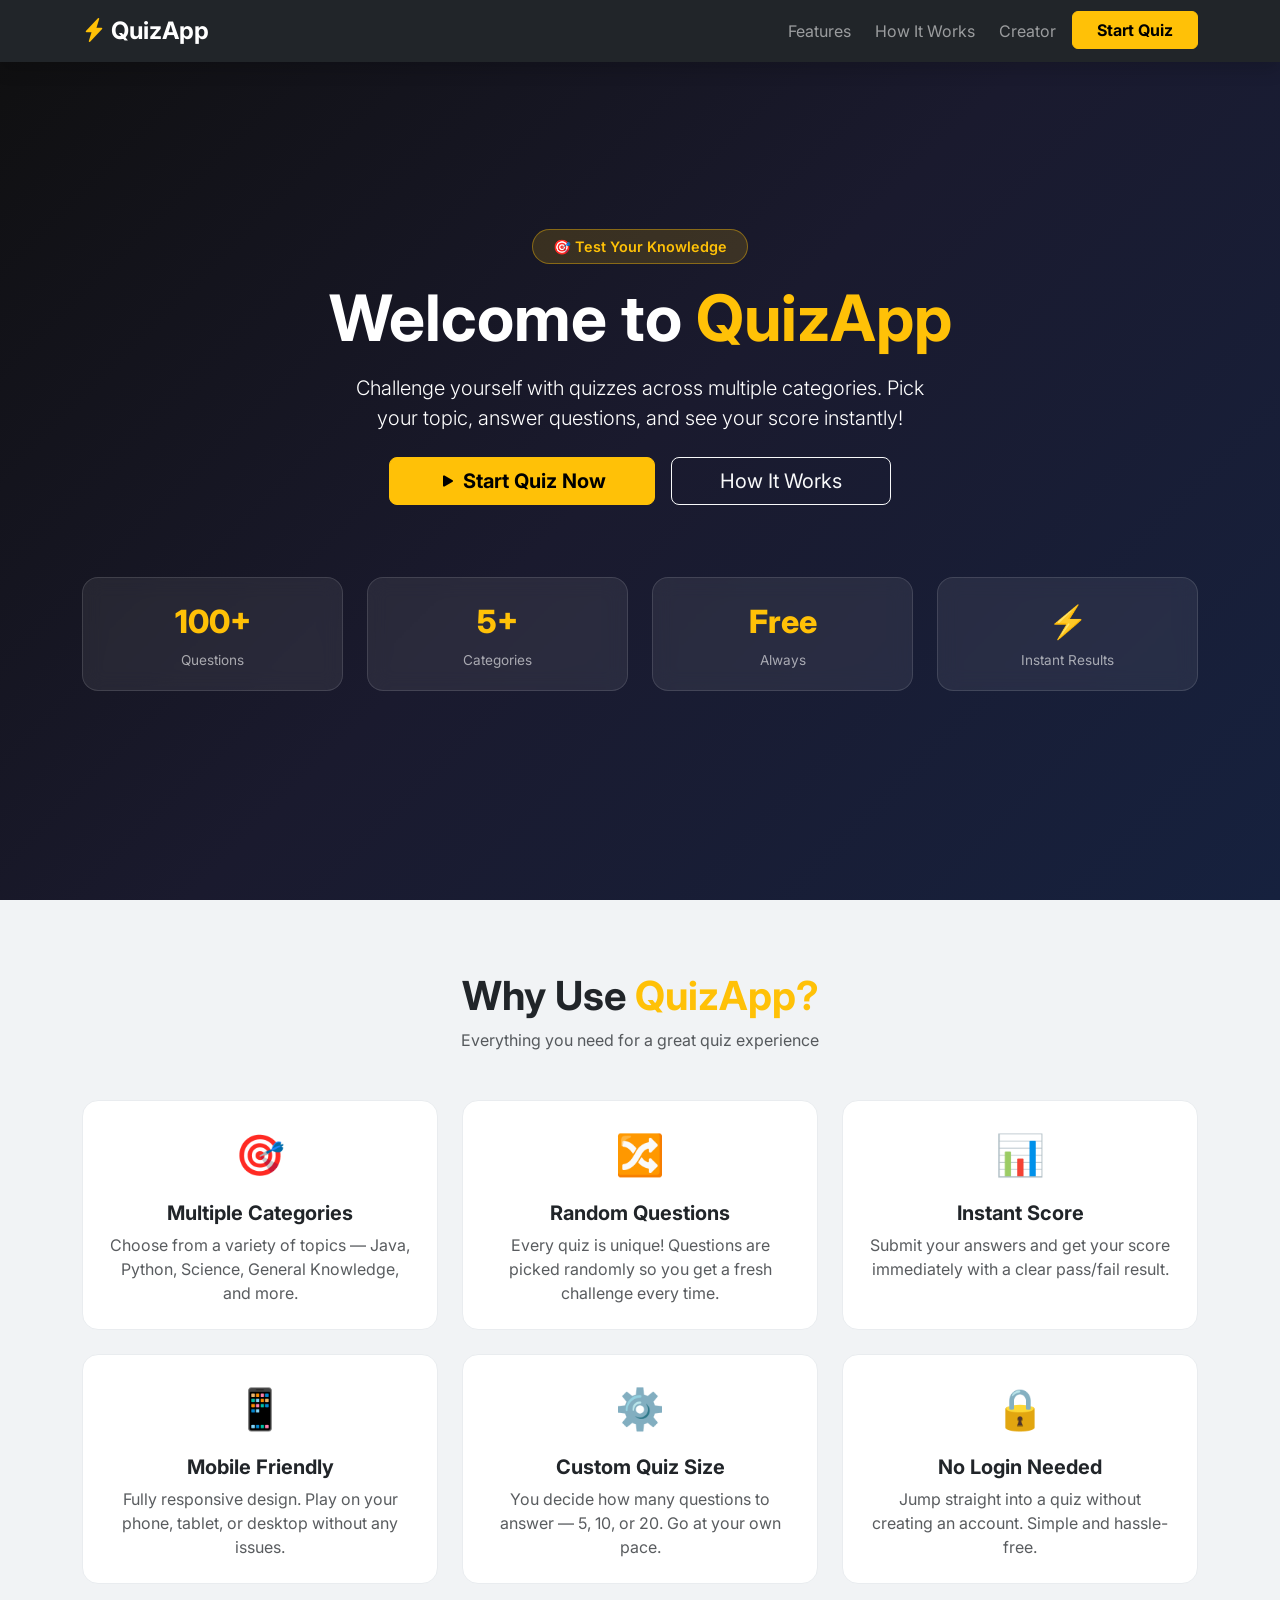
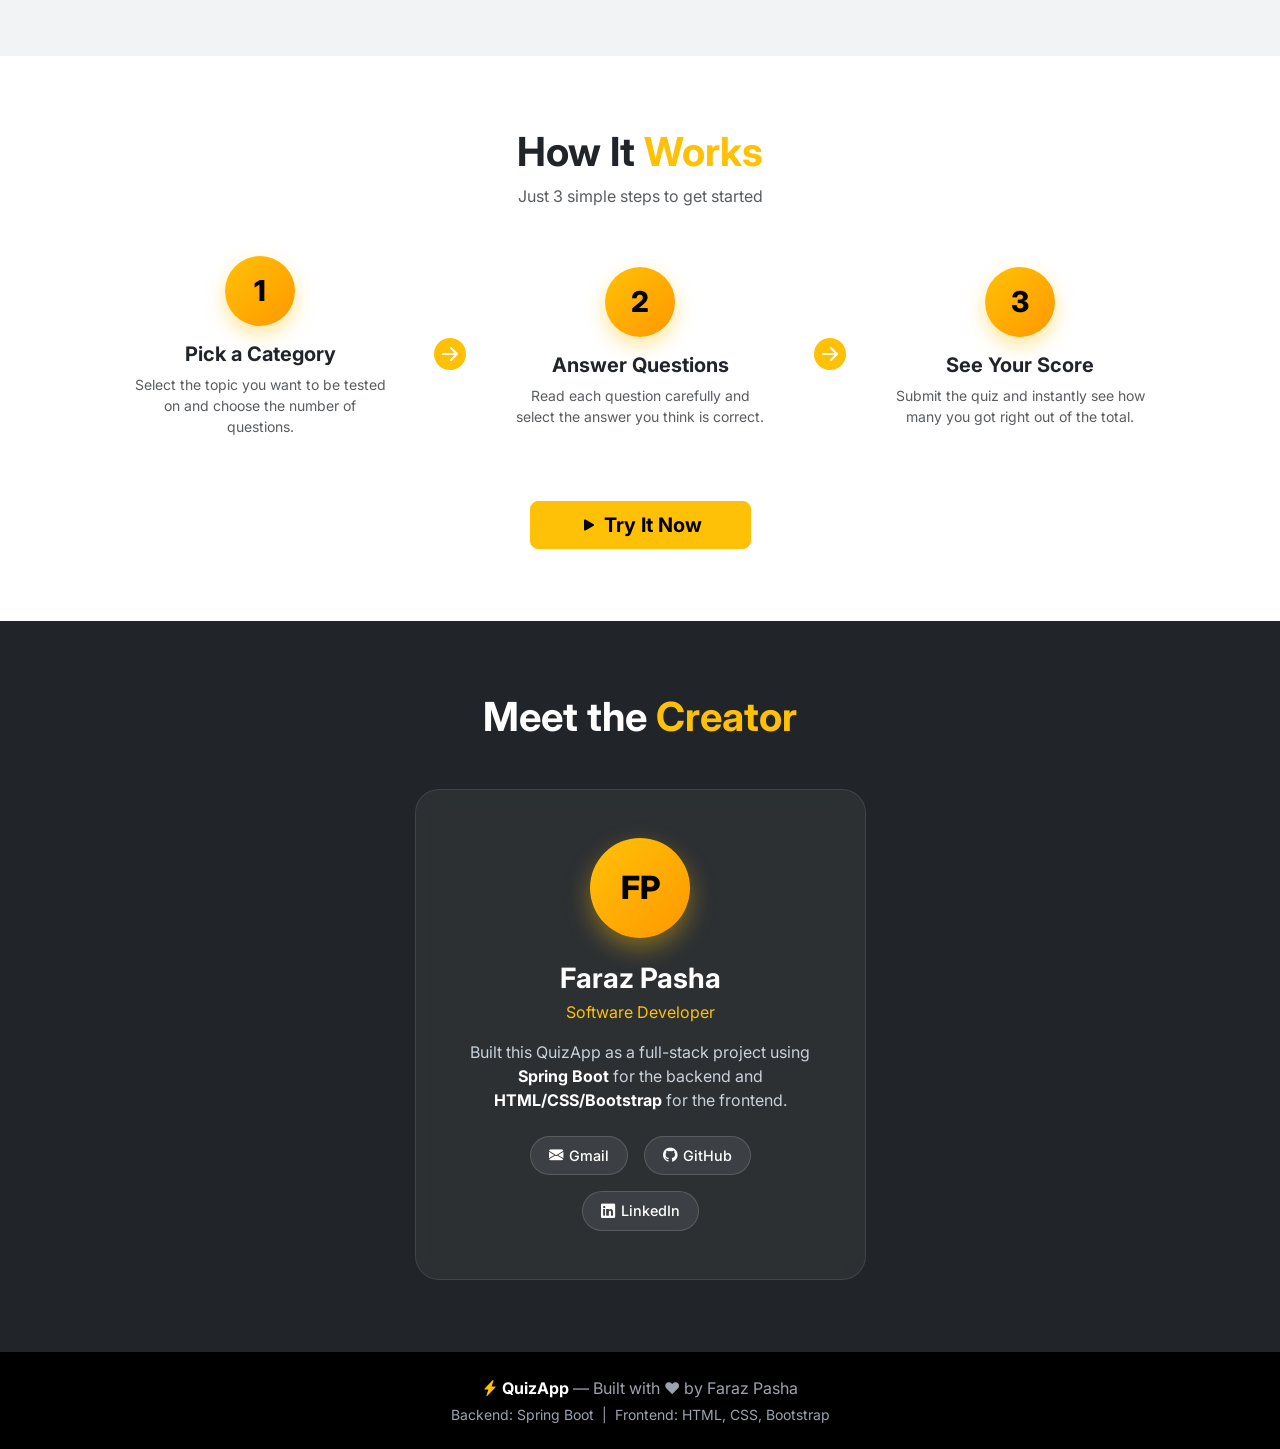
<file: index.html>
<!DOCTYPE html>
<html lang="en">
<head>
  <meta charset="UTF-8" />
  <meta name="viewport" content="width=device-width, initial-scale=1.0"/>
  <title>QuizApp – Test Your Knowledge</title>

  <!-- ⚡ ADD THIS LINE — Emoji favicon, no image file needed -->
  <link rel="icon" href="data:image/svg+xml,<svg xmlns='http://www.w3.org/2000/svg' viewBox='0 0 100 100'><text y='.9em' font-size='90'>⚡</text></svg>"/>

  <!-- Bootstrap 5 CSS -->
  <link href="https://cdn.jsdelivr.net/npm/bootstrap@5.3.3/dist/css/bootstrap.min.css" rel="stylesheet"/>
  <!-- Bootstrap Icons -->
  <link href="https://cdn.jsdelivr.net/npm/bootstrap-icons@1.11.3/font/bootstrap-icons.css" rel="stylesheet"/>
  <!-- Our custom CSS -->
  <link rel="stylesheet" href="css/style.css"/>
</head>
<body>

  <!-- ===================== NAVBAR ===================== -->
  <nav class="navbar navbar-expand-lg navbar-dark bg-dark fixed-top shadow">
    <div class="container">
      <a class="navbar-brand fw-bold fs-4" href="index.html">
        <i class="bi bi-lightning-charge-fill text-warning"></i> QuizApp
      </a>
      <button class="navbar-toggler" type="button" data-bs-toggle="collapse" data-bs-target="#navMenu">
        <span class="navbar-toggler-icon"></span>
      </button>
      <div class="collapse navbar-collapse" id="navMenu">
        <ul class="navbar-nav ms-auto gap-2">
          <li class="nav-item"><a class="nav-link" href="#features">Features</a></li>
          <li class="nav-item"><a class="nav-link" href="#how-it-works">How It Works</a></li>
          <li class="nav-item"><a class="nav-link" href="#creator">Creator</a></li>
          <li class="nav-item">
            <a class="btn btn-warning fw-bold px-4" href="quiz.html">Start Quiz</a>
          </li>
        </ul>
      </div>
    </div>
  </nav>

  <!-- ===================== HERO ===================== -->
  <section class="hero-section d-flex align-items-center text-white text-center">
    <div class="container">
      <div class="hero-badge mb-3">🎯 Test Your Knowledge</div>
      <h1 class="display-3 fw-bold mb-3">
        Welcome to <span class="text-warning">QuizApp</span>
      </h1>
      <p class="lead mb-4 mx-auto" style="max-width:600px;">
        Challenge yourself with quizzes across multiple categories.
        Pick your topic, answer questions, and see your score instantly!
      </p>
      <div class="d-flex justify-content-center gap-3 flex-wrap">
        <a href="quiz.html" class="btn btn-warning btn-lg fw-bold px-5">
          <i class="bi bi-play-fill"></i> Start Quiz Now
        </a>
        <a href="#how-it-works" class="btn btn-outline-light btn-lg px-5">
          How It Works
        </a>
      </div>
      <!-- Stats Row -->
      <div class="row mt-5 justify-content-center g-4">
        <div class="col-6 col-md-3">
          <div class="stat-card">
            <div class="stat-number">100+</div>
            <div class="stat-label">Questions</div>
          </div>
        </div>
        <div class="col-6 col-md-3">
          <div class="stat-card">
            <div class="stat-number">5+</div>
            <div class="stat-label">Categories</div>
          </div>
        </div>
        <div class="col-6 col-md-3">
          <div class="stat-card">
            <div class="stat-number">Free</div>
            <div class="stat-label">Always</div>
          </div>
        </div>
        <div class="col-6 col-md-3">
          <div class="stat-card">
            <div class="stat-number">⚡</div>
            <div class="stat-label">Instant Results</div>
          </div>
        </div>
      </div>
    </div>
  </section>

  <!-- ===================== FEATURES ===================== -->
  <section id="features" class="py-5 bg-dark-subtle">
    <div class="container py-4">
      <div class="text-center mb-5">
        <h2 class="fw-bold display-6">Why Use <span class="text-warning">QuizApp?</span></h2>
        <p class="text-muted">Everything you need for a great quiz experience</p>
      </div>
      <div class="row g-4">

        <div class="col-md-4">
          <div class="feature-card h-100 text-center p-4">
            <div class="feature-icon mb-3">🎯</div>
            <h5 class="fw-bold">Multiple Categories</h5>
            <p class="text-muted mb-0">
              Choose from a variety of topics — Java, Python, Science, General Knowledge, and more.
            </p>
          </div>
        </div>

        <div class="col-md-4">
          <div class="feature-card h-100 text-center p-4">
            <div class="feature-icon mb-3">🔀</div>
            <h5 class="fw-bold">Random Questions</h5>
            <p class="text-muted mb-0">
              Every quiz is unique! Questions are picked randomly so you get a fresh challenge every time.
            </p>
          </div>
        </div>

        <div class="col-md-4">
          <div class="feature-card h-100 text-center p-4">
            <div class="feature-icon mb-3">📊</div>
            <h5 class="fw-bold">Instant Score</h5>
            <p class="text-muted mb-0">
              Submit your answers and get your score immediately with a clear pass/fail result.
            </p>
          </div>
        </div>

        <div class="col-md-4">
          <div class="feature-card h-100 text-center p-4">
            <div class="feature-icon mb-3">📱</div>
            <h5 class="fw-bold">Mobile Friendly</h5>
            <p class="text-muted mb-0">
              Fully responsive design. Play on your phone, tablet, or desktop without any issues.
            </p>
          </div>
        </div>

        <div class="col-md-4">
          <div class="feature-card h-100 text-center p-4">
            <div class="feature-icon mb-3">⚙️</div>
            <h5 class="fw-bold">Custom Quiz Size</h5>
            <p class="text-muted mb-0">
              You decide how many questions to answer — 5, 10, or 20. Go at your own pace.
            </p>
          </div>
        </div>

        <div class="col-md-4">
          <div class="feature-card h-100 text-center p-4">
            <div class="feature-icon mb-3">🔒</div>
            <h5 class="fw-bold">No Login Needed</h5>
            <p class="text-muted mb-0">
              Jump straight into a quiz without creating an account. Simple and hassle-free.
            </p>
          </div>
        </div>

      </div>
    </div>
  </section>

  <!-- ===================== HOW IT WORKS ===================== -->
  <section id="how-it-works" class="py-5">
    <div class="container py-4">
      <div class="text-center mb-5">
        <h2 class="fw-bold display-6">How It <span class="text-warning">Works</span></h2>
        <p class="text-muted">Just 3 simple steps to get started</p>
      </div>
      <div class="row g-4 align-items-center justify-content-center">

        <div class="col-md-3 text-center">
          <div class="step-circle mx-auto mb-3">1</div>
          <h5 class="fw-bold">Pick a Category</h5>
          <p class="text-muted small">Select the topic you want to be tested on and choose the number of questions.</p>
        </div>

        <div class="col-md-1 text-center d-none d-md-block">
          <i class="bi bi-arrow-right-circle-fill fs-2 text-warning"></i>
        </div>

        <div class="col-md-3 text-center">
          <div class="step-circle mx-auto mb-3">2</div>
          <h5 class="fw-bold">Answer Questions</h5>
          <p class="text-muted small">Read each question carefully and select the answer you think is correct.</p>
        </div>

        <div class="col-md-1 text-center d-none d-md-block">
          <i class="bi bi-arrow-right-circle-fill fs-2 text-warning"></i>
        </div>

        <div class="col-md-3 text-center">
          <div class="step-circle mx-auto mb-3">3</div>
          <h5 class="fw-bold">See Your Score</h5>
          <p class="text-muted small">Submit the quiz and instantly see how many you got right out of the total.</p>
        </div>

      </div>
      <div class="text-center mt-5">
        <a href="quiz.html" class="btn btn-warning btn-lg fw-bold px-5">
          <i class="bi bi-play-fill"></i> Try It Now
        </a>
      </div>
    </div>
  </section>

  <!-- ===================== CREATOR ===================== -->
  <section id="creator" class="py-5 bg-dark text-white">
    <div class="container py-4">
      <div class="text-center mb-5">
        <h2 class="fw-bold display-6">Meet the <span class="text-warning">Creator</span></h2>
      </div>
      <div class="row justify-content-center">
        <div class="col-md-6 col-lg-5">
          <div class="creator-card text-center p-5">
            <!-- Avatar with initials -->
            <div class="creator-avatar mx-auto mb-4">FP</div>
            <h3 class="fw-bold mb-1">Faraz Pasha</h3>
            <p class="text-warning mb-3">Software Developer</p>
            <p class="text-muted mb-4">
              Built this QuizApp as a full-stack project using
              <strong class="text-white">Spring Boot</strong> for the backend and
              <strong class="text-white">HTML/CSS/Bootstrap</strong> for the frontend.
            </p>
            <!-- Contact Links -->
            <div class="d-flex flex-wrap justify-content-center gap-3">
              <a href="mailto:farazpasha098@gmail.com" class="contact-btn" title="Gmail">
                <i class="bi bi-envelope-fill"></i> Gmail
              </a>
              <a href="https://github.com/Faraz0127" target="_blank" class="contact-btn" title="GitHub">
                <i class="bi bi-github"></i> GitHub
              </a>
              <a href="https://www.linkedin.com/in/faraz-pasha-j127" target="_blank" class="contact-btn" title="LinkedIn">
                <i class="bi bi-linkedin"></i> LinkedIn
              </a>
            </div>
          </div>
        </div>
      </div>
    </div>
  </section>

  <!-- ===================== FOOTER ===================== -->
  <footer class="bg-black text-center text-muted py-4">
    <p class="mb-1">
      <i class="bi bi-lightning-charge-fill text-warning"></i>
      <strong class="text-white">QuizApp</strong> — Built with ❤️ by Faraz Pasha
    </p>
    <p class="small mb-0">Backend: Spring Boot &nbsp;|&nbsp; Frontend: HTML, CSS, Bootstrap</p>
  </footer>

  <!-- Bootstrap 5 JS -->
  <script src="https://cdn.jsdelivr.net/npm/bootstrap@5.3.3/dist/js/bootstrap.bundle.min.js"></script>
</body>
</html>
</file>
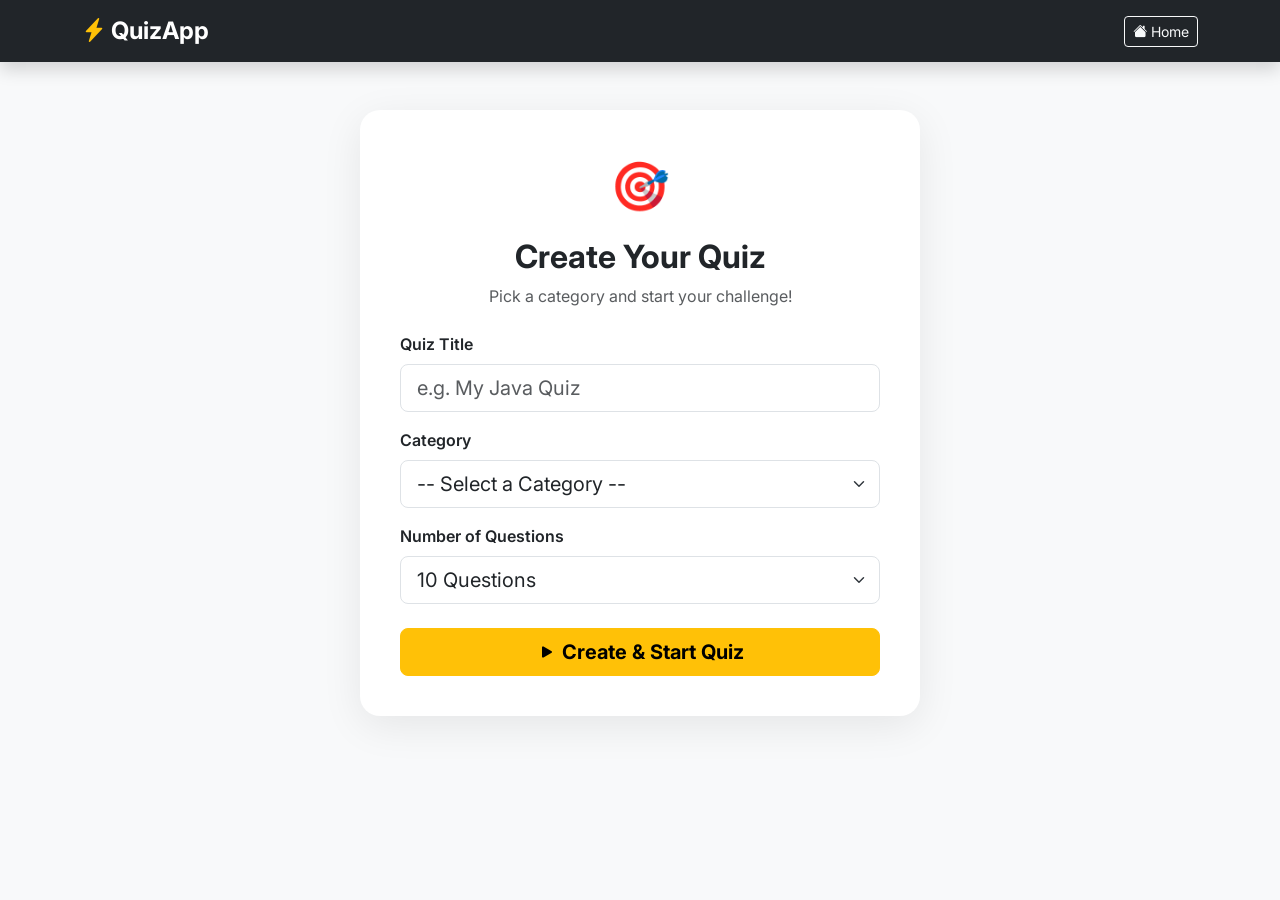
<file: quiz.html>
<!DOCTYPE html>
<html lang="en">
<head>
  <meta charset="UTF-8" />
  <meta name="viewport" content="width=device-width, initial-scale=1.0"/>
  <title>QuizApp – Play</title>
  <!-- ⚡ ADD THIS LINE — Emoji favicon, no image file needed -->
  <link rel="icon" href="data:image/svg+xml,<svg xmlns='http://www.w3.org/2000/svg' viewBox='0 0 100 100'><text y='.9em' font-size='90'>⚡</text></svg>"/>
  <link href="https://cdn.jsdelivr.net/npm/bootstrap@5.3.3/dist/css/bootstrap.min.css" rel="stylesheet"/>
  <link href="https://cdn.jsdelivr.net/npm/bootstrap-icons@1.11.3/font/bootstrap-icons.css" rel="stylesheet"/>
  <link rel="stylesheet" href="css/style.css"/>
</head>
<body class="quiz-body">

  <!-- NAVBAR -->
  <nav class="navbar navbar-dark bg-dark shadow">
    <div class="container">
      <a class="navbar-brand fw-bold fs-4" href="index.html">
        <i class="bi bi-lightning-charge-fill text-warning"></i> QuizApp
      </a>
      <a href="index.html" class="btn btn-outline-light btn-sm">
        <i class="bi bi-house-fill"></i> Home
      </a>
    </div>
  </nav>

  <div class="container py-5">

    <!-- ======================================================
         STEP 1: SETUP FORM
         User picks category (Java/Python), number of questions
         and enters a quiz title. Then clicks "Create & Start".
    ====================================================== -->
    <div id="setupSection" class="quiz-card mx-auto">
      <div class="text-center mb-4">
        <div class="quiz-icon mb-3">🎯</div>
        <h2 class="fw-bold">Create Your Quiz</h2>
        <p class="text-muted">Pick a category and start your challenge!</p>
      </div>

      <!-- Error box (hidden by default, shown if something goes wrong) -->
      <div id="setupError" class="alert alert-danger d-none" role="alert">
        <i class="bi bi-exclamation-triangle-fill"></i>
        <span id="setupErrorMsg">Something went wrong.</span>
      </div>

      <!-- Quiz Title -->
      <div class="mb-3">
        <label class="form-label fw-semibold">Quiz Title</label>
        <input
          type="text"
          id="quizTitle"
          class="form-control form-control-lg"
          placeholder="e.g. My Java Quiz"
        />
      </div>

      <!-- Category Dropdown — only Java and Python -->
      <div class="mb-3">
        <label class="form-label fw-semibold">Category</label>
        <select id="quizCategory" class="form-select form-select-lg">
          <!--
            The "value" here MUST match exactly what's stored in the database.
            After running database_fix.sql, both will be stored as "Java" and "Python"
          -->
          <option value="">-- Select a Category --</option>
          <option value="Java">☕ Java</option>
          <option value="Python">🐍 Python</option>
        </select>
      </div>

      <!-- Number of Questions -->
      <div class="mb-4">
        <label class="form-label fw-semibold">Number of Questions</label>
        <select id="numQuestions" class="form-select form-select-lg">
          <option value="5">5 Questions</option>
          <option value="10" selected>10 Questions</option>
          <option value="15">15 Questions</option>
        </select>
      </div>

      <button
        id="createQuizBtn"
        class="btn btn-warning btn-lg w-100 fw-bold"
        onclick="createQuiz()"
      >
        <i class="bi bi-play-fill"></i> Create &amp; Start Quiz
      </button>
    </div>

    <!-- ======================================================
         STEP 2: QUESTIONS
         Hidden at first. JavaScript shows this and fills in
         the questions after the quiz is created.
    ====================================================== -->
    <div id="questionsSection" class="d-none">

      <!-- Quiz header -->
      <div class="text-center mb-4">
        <h2 class="fw-bold" id="quizTitleDisplay"></h2>
        <p class="text-muted" id="quizSubtitle"></p>
      </div>

      <!-- Question cards will be injected here by JavaScript -->
      <div id="questionsContainer"></div>

      <!-- Submit button -->
      <div class="text-center mt-4 mb-5">
        <button class="btn btn-warning btn-lg fw-bold px-5" onclick="submitQuiz()">
          <i class="bi bi-send-fill"></i> Submit Quiz
        </button>
      </div>
    </div>

    <!-- ======================================================
         STEP 3: RESULT
         Hidden at first. JavaScript shows this after submitting.
    ====================================================== -->
    <div id="resultSection" class="d-none">
      <div class="quiz-card mx-auto text-center">

        <div class="result-icon mb-3" id="resultIcon">🎉</div>
        <h2 class="fw-bold mb-2" id="resultTitle">Quiz Complete!</h2>
        <p class="text-muted mb-4" id="resultSubtitle">Here's how you did:</p>

        <!-- Score numbers -->
        <div class="score-display mb-4">
          <div class="score-number" id="scoreDisplay">0</div>
          <div class="score-label" id="scoreLabelDisplay">out of 0</div>
        </div>

        <!-- Score percentage bar -->
        <div class="mb-4">
          <div class="d-flex justify-content-between mb-1">
            <small class="text-muted">Your Score</small>
            <small class="fw-bold" id="scorePercent">0%</small>
          </div>
          <div class="progress" style="height:12px; border-radius:20px;">
            <div
              id="scoreBar"
              class="progress-bar progress-bar-striped"
              role="progressbar"
              style="width:0%; border-radius:20px;"
            ></div>
          </div>
        </div>

        <!-- Result message (changes color based on score) -->
        <div class="alert mb-4" id="resultAlert">
          <strong id="resultMessage"></strong>
        </div>

        <!-- Action buttons -->
        <div class="d-flex flex-wrap justify-content-center gap-3">
          <button class="btn btn-warning fw-bold px-4" onclick="resetQuiz()">
            <i class="bi bi-arrow-repeat"></i> Try Again
          </button>
          <a href="index.html" class="btn btn-outline-dark fw-bold px-4">
            <i class="bi bi-house-fill"></i> Home
          </a>
        </div>

      </div>
    </div>

  </div>

  <!-- LOADING SPINNER OVERLAY -->
  <div id="loadingOverlay" class="loading-overlay d-none">
    <div class="text-center text-white">
      <div class="spinner-border text-warning mb-3" style="width:3rem; height:3rem;" role="status"></div>
      <div class="fw-semibold fs-5" id="loadingMsg">Loading...</div>
    </div>
  </div>

  <script src="https://cdn.jsdelivr.net/npm/bootstrap@5.3.3/dist/js/bootstrap.bundle.min.js"></script>
  <script src="js/app.js"></script>
</body>
</html>
</file>
<file: css/style.css>
/* ============================================
   style.css — QuizApp Custom Styles
   ============================================ */

/* ---------- GOOGLE FONT ---------- */
@import url('https://fonts.googleapis.com/css2?family=Inter:wght@400;500;600;700;800&display=swap');

* {
  font-family: 'Inter', sans-serif;
}

/* ---------- HERO SECTION (index.html) ---------- */
.hero-section {
  /* Dark gradient background */
  background: linear-gradient(135deg, #0f0f0f 0%, #1a1a2e 50%, #16213e 100%);
  min-height: 100vh;
  padding-top: 80px; /* leave room for fixed navbar */
  padding-bottom: 60px;
}

/* Small badge above the hero title */
.hero-badge {
  display: inline-block;
  background: rgba(255, 193, 7, 0.15);
  border: 1px solid rgba(255, 193, 7, 0.4);
  color: #ffc107;
  padding: 6px 20px;
  border-radius: 50px;
  font-size: 0.9rem;
  font-weight: 600;
}

/* Stat cards inside the hero */
.stat-card {
  background: rgba(255, 255, 255, 0.07);
  border: 1px solid rgba(255, 255, 255, 0.12);
  border-radius: 16px;
  padding: 20px;
  backdrop-filter: blur(10px);
}
.stat-number {
  font-size: 2rem;
  font-weight: 800;
  color: #ffc107;
}
.stat-label {
  font-size: 0.85rem;
  color: rgba(255, 255, 255, 0.6);
  margin-top: 4px;
}

/* ---------- FEATURE CARDS (index.html) ---------- */
.feature-card {
  background: #fff;
  border-radius: 16px;
  border: 1px solid #e9ecef;
  transition: transform 0.25s ease, box-shadow 0.25s ease;
}
.feature-card:hover {
  transform: translateY(-6px);
  box-shadow: 0 12px 30px rgba(0, 0, 0, 0.1);
}
.feature-icon {
  font-size: 2.5rem;
}

/* ---------- HOW IT WORKS STEPS (index.html) ---------- */
.step-circle {
  width: 70px;
  height: 70px;
  background: linear-gradient(135deg, #ffc107, #ff9800);
  border-radius: 50%;
  display: flex;
  align-items: center;
  justify-content: center;
  font-size: 1.8rem;
  font-weight: 800;
  color: #000;
  box-shadow: 0 8px 20px rgba(255, 193, 7, 0.4);
}

/* ---------- CREATOR SECTION (index.html) ---------- */
.creator-card {
  background: rgba(255, 255, 255, 0.05);
  border: 1px solid rgba(255, 255, 255, 0.1);
  border-radius: 24px;
  backdrop-filter: blur(10px);
}

/* Big circle with initials "FP" */
.creator-avatar {
  width: 100px;
  height: 100px;
  background: linear-gradient(135deg, #ffc107, #ff9800);
  border-radius: 50%;
  display: flex;
  align-items: center;
  justify-content: center;
  font-size: 2rem;
  font-weight: 800;
  color: #000;
  box-shadow: 0 10px 25px rgba(255, 193, 7, 0.4);
}

/* Contact link buttons */
.contact-btn {
  display: inline-flex;
  align-items: center;
  gap: 6px;
  padding: 8px 18px;
  background: rgba(255, 255, 255, 0.08);
  border: 1px solid rgba(255, 255, 255, 0.15);
  border-radius: 50px;
  color: #fff;
  text-decoration: none;
  font-size: 0.9rem;
  font-weight: 500;
  transition: background 0.2s, transform 0.2s;
}
.contact-btn:hover {
  background: #ffc107;
  color: #000;
  transform: translateY(-2px);
}

/* ---------- QUIZ PAGE (quiz.html) ---------- */
.quiz-body {
  background: #f8f9fa;
  min-height: 100vh;
}

/* The white card used for setup and result */
.quiz-card {
  background: #fff;
  border-radius: 20px;
  padding: 40px;
  box-shadow: 0 10px 40px rgba(0, 0, 0, 0.08);
  max-width: 560px;
}

/* Big emoji above the form */
.quiz-icon {
  font-size: 3rem;
}

/* ---------- QUESTION CARDS ---------- */
.question-card {
  background: #fff;
  border-radius: 16px;
  padding: 28px;
  margin-bottom: 20px;
  box-shadow: 0 4px 16px rgba(0, 0, 0, 0.07);
  border-left: 4px solid #ffc107;
}

/* Question number badge */
.question-number {
  display: inline-block;
  background: #ffc107;
  color: #000;
  padding: 3px 12px;
  border-radius: 50px;
  font-size: 0.8rem;
  font-weight: 700;
  margin-bottom: 10px;
}

.question-title {
  font-size: 1.1rem;
  font-weight: 600;
  margin-bottom: 16px;
  color: #212529;
}

/* Each option (radio button row) */
.option-label {
  display: flex;
  align-items: center;
  gap: 12px;
  padding: 12px 16px;
  border: 2px solid #e9ecef;
  border-radius: 12px;
  margin-bottom: 10px;
  cursor: pointer;
  transition: border-color 0.2s, background 0.2s;
  font-weight: 500;
}
.option-label:hover {
  border-color: #ffc107;
  background: #fff8e1;
}

/* When an option radio is selected, highlight the label */
.option-label input[type="radio"] {
  accent-color: #ffc107;
  width: 18px;
  height: 18px;
  cursor: pointer;
}
input[type="radio"]:checked + .option-label,
.option-label:has(input[type="radio"]:checked) {
  border-color: #ffc107;
  background: #fff8e1;
}

/* ---------- RESULT SECTION ---------- */
.result-icon {
  font-size: 4rem;
}

/* Big score number */
.score-display {
  background: linear-gradient(135deg, #ffc107, #ff9800);
  border-radius: 20px;
  padding: 24px;
  display: inline-block;
  min-width: 180px;
}
.score-number {
  font-size: 3.5rem;
  font-weight: 800;
  color: #000;
  line-height: 1;
}
.score-label {
  font-size: 1rem;
  color: rgba(0, 0, 0, 0.6);
  margin-top: 4px;
}

/* ---------- LOADING OVERLAY ---------- */
.loading-overlay {
  position: fixed;
  top: 0; left: 0;
  width: 100%; height: 100%;
  background: rgba(0, 0, 0, 0.75);
  display: flex;
  align-items: center;
  justify-content: center;
  z-index: 9999;
}

/* ---------- UTILITIES ---------- */
.bg-dark-subtle {
  background-color: #f1f3f5 !important;
}

/* Smooth scroll for anchor links */
html {
  scroll-behavior: smooth;
}

/* This one line fixes the description in the creator card */
#creator .text-muted {
  color: #c9d1d9 !important;  /* light grey — visible on dark */
}

/* This fixes both lines in the footer */
footer.bg-black .text-muted,
footer.bg-black p,
footer.bg-black .small {
  color: #9ca3af !important;  /* medium grey — readable on black */
}
</file>
